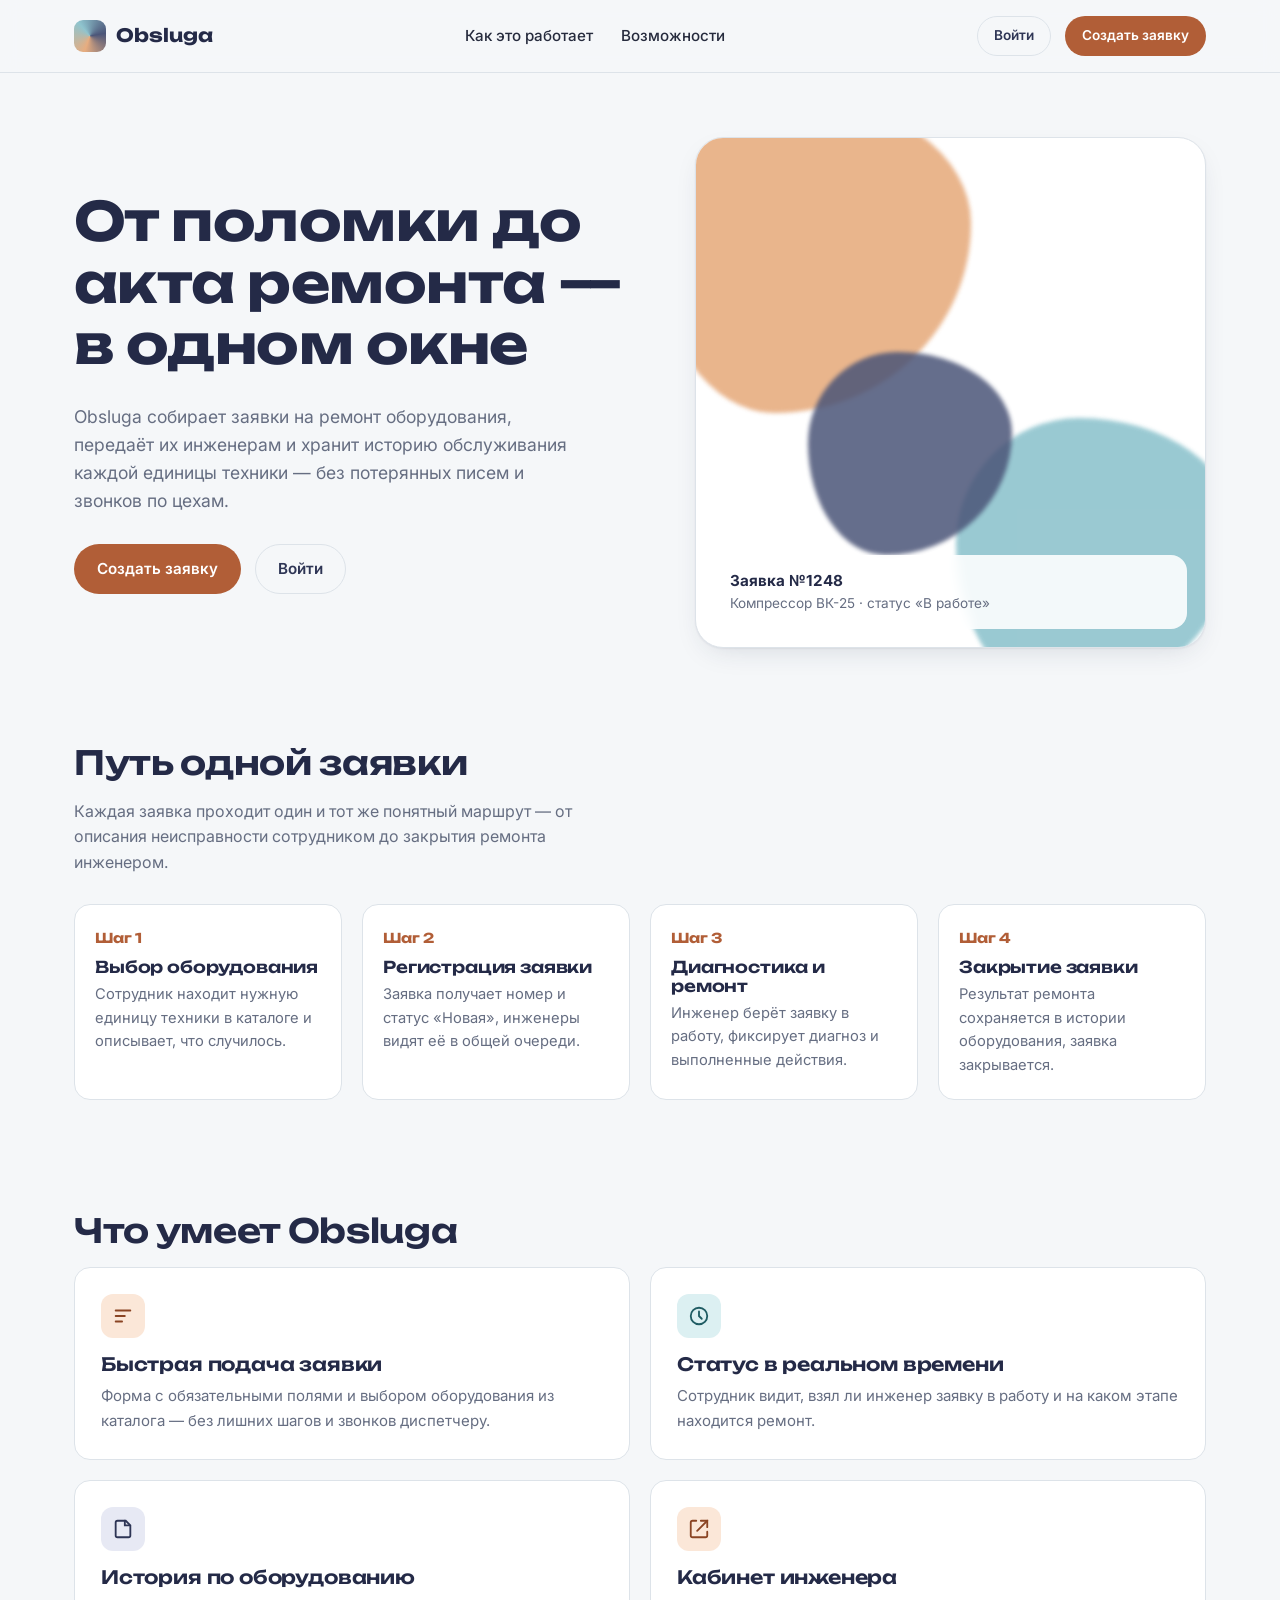
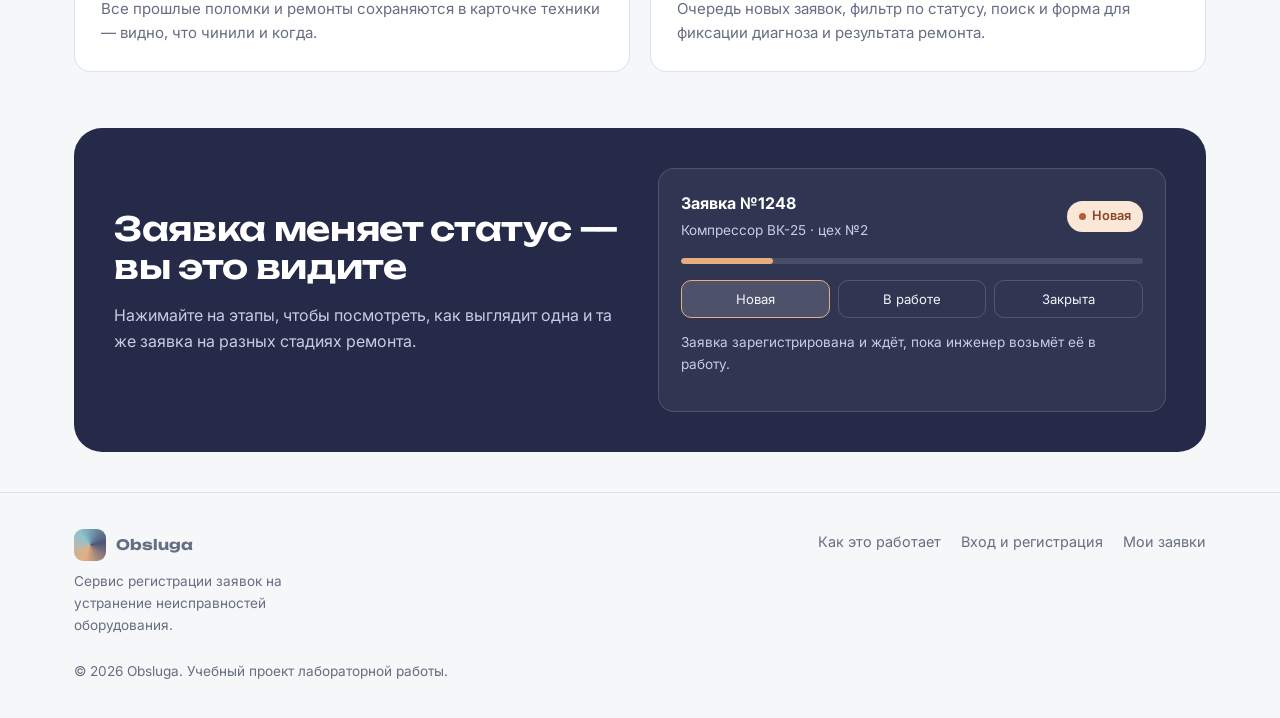
<file: static/index.html>
<!DOCTYPE html>
<html lang="ru">
<head>
<meta charset="UTF-8">
<meta name="viewport" content="width=device-width, initial-scale=1.0">
<title>Obsluga — заявки на ремонт оборудования</title>
<meta name="description" content="Obsluga — сервис регистрации заявок на устранение неисправностей оборудования: от заявки сотрудника до закрытия ремонта инженером.">
<link rel="icon" href="data:image/svg+xml,%3Csvg%20xmlns=%27http://www.w3.org/2000/svg%27%20viewBox=%270%200%2032%2032%27%3E%3Crect%20width=%2732%27%20height=%2732%27%20rx=%278%27%20fill=%27%23B15E37%27/%3E%3Ccircle%20cx=%2716%27%20cy=%2716%27%20r=%276%27%20fill=%27%238FC4CE%27/%3E%3C/svg%3E">
<link rel="preconnect" href="https://fonts.googleapis.com">
<link rel="preconnect" href="https://fonts.gstatic.com" crossorigin>
<link href="https://fonts.googleapis.com/css2?family=Unbounded:wght@600;700&family=Inter:wght@400;500;600;700&display=swap" rel="stylesheet">
<link rel="stylesheet" href="css/styles.css">
</head>
<body>
<a class="skip-link" href="#main">Перейти к основному содержимому</a>

<header class="site-header">
  <div class="container">
    <a class="logo" href="index.html">
      <span class="logo-mark" aria-hidden="true"></span>
      Obsluga
    </a>
    <nav class="main-nav" aria-label="Основная навигация">
      <ul>
        <li><a href="#process">Как это работает</a></li>
        <li><a href="#features">Возможности</a></li>
        </ul>
    </nav>
    <div class="header-actions">
      <a class="btn btn-ghost btn-sm" href="login.html">Войти</a>
      <a class="btn btn-primary btn-sm" href="login.html#register">Создать заявку</a>
    </div>
  </div>
</header>

<main id="main">

  <section class="hero">
    <div class="container">
      <div class="hero-copy">
        <h1>От поломки до акта ремонта — в одном окне</h1>
        <p class="lede">Obsluga собирает заявки на ремонт оборудования, передаёт их инженерам и хранит историю обслуживания каждой единицы техники — без потерянных писем и звонков по цехам.</p>
        <div class="hero-actions">
          <a class="btn btn-primary" href="login.html#register">Создать заявку</a>
          <a class="btn btn-ghost" href="login.html">Войти</a>
        </div>
      </div>
      <div class="hero-visual" aria-hidden="true">
        <div class="blob blob-a"></div>
        <div class="blob blob-b"></div>
        <div class="blob blob-c"></div>
        <div class="hero-visual-label">
          <strong>Заявка №1248</strong>
          Компрессор ВК-25 · статус «В работе»
        </div>
      </div>
    </div>
  </section>

  <section class="process" id="process">
    <div class="container">
      <h2>Путь одной заявки</h2>
      <p style="color:var(--text-muted); max-width:56ch; margin-bottom:28px;">Каждая заявка проходит один и тот же понятный маршрут — от описания неисправности сотрудником до закрытия ремонта инженером.</p>
      <ol class="process-grid" style="list-style:none; padding:0; margin:0;">
        <li class="process-step">
          <span class="step-index">Шаг 1</span>
          <h3>Выбор оборудования</h3>
          <p>Сотрудник находит нужную единицу техники в каталоге и описывает, что случилось.</p>
        </li>
        <li class="process-step">
          <span class="step-index">Шаг 2</span>
          <h3>Регистрация заявки</h3>
          <p>Заявка получает номер и статус «Новая», инженеры видят её в общей очереди.</p>
        </li>
        <li class="process-step">
          <span class="step-index">Шаг 3</span>
          <h3>Диагностика и ремонт</h3>
          <p>Инженер берёт заявку в работу, фиксирует диагноз и выполненные действия.</p>
        </li>
        <li class="process-step">
          <span class="step-index">Шаг 4</span>
          <h3>Закрытие заявки</h3>
          <p>Результат ремонта сохраняется в истории оборудования, заявка закрывается.</p>
        </li>
      </ol>
    </div>
  </section>

  <section class="features" id="features">
    <div class="container">
      <h2>Что умеет Obsluga</h2>
      <div class="feature-grid">
        <article class="feature-card">
          <div class="feature-icon" aria-hidden="true">
            <svg viewBox="0 0 24 24" fill="none" stroke="currentColor" stroke-width="2" stroke-linecap="round"><path d="M4 6h16M4 12h10M4 18h7"/></svg>
          </div>
          <h3>Быстрая подача заявки</h3>
          <p>Форма с обязательными полями и выбором оборудования из каталога — без лишних шагов и звонков диспетчеру.</p>
        </article>
        <article class="feature-card">
          <div class="feature-icon" aria-hidden="true">
            <svg viewBox="0 0 24 24" fill="none" stroke="currentColor" stroke-width="2" stroke-linecap="round"><circle cx="12" cy="12" r="9"/><path d="M12 7v5l3 3"/></svg>
          </div>
          <h3>Статус в реальном времени</h3>
          <p>Сотрудник видит, взял ли инженер заявку в работу и на каком этапе находится ремонт.</p>
        </article>
        <article class="feature-card">
          <div class="feature-icon" aria-hidden="true">
            <svg viewBox="0 0 24 24" fill="none" stroke="currentColor" stroke-width="2" stroke-linecap="round"><path d="M4 19V5a2 2 0 0 1 2-2h9l5 5v11a2 2 0 0 1-2 2H6a2 2 0 0 1-2-2Z"/><path d="M14 3v5h5"/></svg>
          </div>
          <h3>История по оборудованию</h3>
          <p>Все прошлые поломки и ремонты сохраняются в карточке техники — видно, что чинили и когда.</p>
        </article>
        <article class="feature-card">
          <div class="feature-icon" aria-hidden="true">
            <svg viewBox="0 0 24 24" fill="none" stroke="currentColor" stroke-width="2" stroke-linecap="round"><path d="M9 3H5a2 2 0 0 0-2 2v14a2 2 0 0 0 2 2h14a2 2 0 0 0 2-2v-4"/><path d="M14 3h7v7"/><path d="M10 14 21 3"/></svg>
          </div>
          <h3>Кабинет инженера</h3>
          <p>Очередь новых заявок, фильтр по статусу, поиск и форма для фиксации диагноза и результата ремонта.</p>
        </article>
      </div>
    </div>
  </section>

  <section class="status-demo-wrap">
    <div class="container">
      <div class="status-demo">
        <div>
          <h2>Заявка меняет статус — вы это видите</h2>
          <p>Нажимайте на этапы, чтобы посмотреть, как выглядит одна и та же заявка на разных стадиях ремонта.</p>
        </div>
        <div class="demo-ticket">
          <div class="demo-ticket-head">
            <div>
              <strong style="display:block; color:#fff;">Заявка №1248</strong>
              <span>Компрессор ВК-25 · цех №2</span>
            </div>
            <span class="badge badge-new" id="demoBadge">Новая</span>
          </div>
          <div class="demo-progress"><div class="demo-progress-bar" id="demoProgress"></div></div>
          <div class="demo-steps" role="group" aria-label="Демонстрация статусов заявки">
            <button type="button" data-status="new" aria-pressed="true">Новая</button>
            <button type="button" data-status="progress" aria-pressed="false">В работе</button>
            <button type="button" data-status="closed" aria-pressed="false">Закрыта</button>
          </div>
          <p class="demo-note" id="demoNote" aria-live="polite">Заявка зарегистрирована и ждёт, пока инженер возьмёт её в работу.</p>
        </div>
      </div>
    </div>
  </section>

</main>

<footer class="site-footer">
  <div class="container footer-grid">
    <div>
      <a class="logo" href="index.html">
        <span class="logo-mark" aria-hidden="true"></span>
        Obsluga
      </a>
      <p class="footer-note" style="margin-top:10px; max-width:32ch;">Сервис регистрации заявок на устранение неисправностей оборудования.</p>
    </div>
    <nav aria-label="Ссылки в подвале">
      <ul>
        <li><a href="index.html#process">Как это работает</a></li>
        <li><a href="login.html">Вход и регистрация</a></li>
        <li><a href="tickets.html">Мои заявки</a></li>
      </ul>
    </nav>
  </div>
  <div class="container">
    <p class="footer-note" style="margin-top:24px;">© 2026 Obsluga. Учебный проект лабораторной работы.</p>
  </div>
</footer>

<script src="js/app.js"></script>
</body>
</html>
</file>
<file: static/css/styles.css>
/* ==========================================================================
   Obsluga — design system
   Palette derived from three pastel corners of a colour triad:
   peach (warm / action), teal (informational), indigo (structural / brand)
   ========================================================================== */

:root{
  /* --- brand triad -------------------------------------------------- */
  --peach-100:#FBE7D8;
  --peach-400:#E7AD80;
  --peach-700:#B15E37;
  --peach-800:#8A4423;

  --teal-100:#DCF0F2;
  --teal-400:#8FC4CE;
  --teal-700:#2F7883;
  --teal-800:#1F5C63;

  --indigo-100:#E7E9F4;
  --indigo-300:#C7CBE4;
  --indigo-600:#4B5578;
  --indigo-700:#3B4463;
  --indigo-800:#2E3555;
  --indigo-900:#242A47;

  /* --- neutrals -------------------------------------------------------- */
  --bg:#F5F7F9;
  --surface:#FFFFFF;
  --surface-alt:#EEF1F5;
  --border:#DDE3E9;
  --text:#262B3D;
  --text-muted:#666E82;
  --text-on-dark:#F3F4F9;

  /* --- type -------------------------------------------------------------- */
  --font-display:"Unbounded", "Segoe UI", sans-serif;
  --font-body:"Inter", "Segoe UI", sans-serif;

  /* --- shape / motion --------------------------------------------------- */
  --radius-s:10px;
  --radius-m:16px;
  --radius-l:28px;
  --shadow-card:0 1px 2px rgba(36,42,71,.06), 0 10px 30px -12px rgba(36,42,71,.18);
  --ease:cubic-bezier(.22,.9,.35,1);
}

*,*::before,*::after{ box-sizing:border-box; }
html{ scroll-behavior:smooth; }
@media (prefers-reduced-motion:reduce){
  html{ scroll-behavior:auto; }
  *,*::before,*::after{ animation-duration:.001ms !important; animation-iteration-count:1 !important; transition-duration:.001ms !important; }
}

body{
  margin:0;
  background:var(--bg);
  color:var(--text);
  font-family:var(--font-body);
  font-size:16px;
  line-height:1.6;
  -webkit-font-smoothing:antialiased;
}

h1,h2,h3{
  font-family:var(--font-display);
  color:var(--indigo-900);
  line-height:1.15;
  margin:0 0 .5em;
  letter-spacing:-.01em;
}
h1{ font-weight:700; font-size:clamp(2.1rem,4.2vw,3.4rem); }
h2{ font-weight:600; font-size:clamp(1.6rem,2.6vw,2.15rem); }
h3{ font-weight:600; font-size:1.15rem; }
p{ margin:0 0 1em; color:var(--text); }
a{ color:var(--indigo-700); }
img,svg{ max-width:100%; display:block; }

.container{
  width:100%;
  max-width:1180px;
  margin-inline:auto;
  padding-inline:24px;
}

/* --- screen-reader-only text --------------------------------------------- */
.visually-hidden{
  position:absolute; width:1px; height:1px; padding:0; margin:-1px;
  overflow:hidden; clip:rect(0,0,0,0); white-space:nowrap; border:0;
}

/* --- skip link --------------------------------------------------------- */
.skip-link{
  position:absolute;
  left:16px; top:-60px;
  background:var(--indigo-900);
  color:#fff;
  padding:10px 18px;
  border-radius:var(--radius-s);
  z-index:1000;
  transition:top .2s var(--ease);
}
.skip-link:focus{ top:16px; }

/* --- focus visibility ---------------------------------------------------- */
a:focus-visible,
button:focus-visible,
input:focus-visible,
select:focus-visible,
textarea:focus-visible,
[tabindex]:focus-visible{
  outline:3px solid var(--peach-700);
  outline-offset:2px;
  border-radius:4px;
}

/* ==========================================================================
   Site header / nav
   ========================================================================== */
.site-header{
  position:sticky; top:0; z-index:50;
  background:rgba(245,247,249,.85);
  backdrop-filter:blur(10px);
  border-bottom:1px solid var(--border);
}
.site-header .container{
  display:flex; align-items:center; justify-content:space-between;
  padding-block:16px;
}
.logo{
  display:flex; align-items:center; gap:10px;
  font-family:var(--font-display); font-weight:700; font-size:1.15rem;
  color:var(--indigo-900); text-decoration:none;
}
.logo-mark{
  width:32px; height:32px; border-radius:9px;
  background:conic-gradient(from 200deg, var(--peach-400), var(--teal-400), var(--indigo-600), var(--peach-400));
}
.main-nav ul{
  display:flex; gap:28px; list-style:none; margin:0; padding:0;
}
.main-nav a{
  text-decoration:none; color:var(--text); font-weight:500; font-size:.95rem;
  padding-block:6px; border-bottom:2px solid transparent;
  transition:border-color .2s var(--ease), color .2s var(--ease);
}
.main-nav a:hover,
.main-nav a:focus-visible{ color:var(--indigo-800); border-color:var(--peach-700); }
.header-actions{ display:flex; align-items:center; gap:14px; }
.nav-toggle{ display:none; }

/* ==========================================================================
   Buttons
   ========================================================================== */
.btn{
  --btn-bg:var(--indigo-800);
  --btn-fg:#fff;
  display:inline-flex; align-items:center; justify-content:center; gap:8px;
  font-family:var(--font-body); font-weight:600; font-size:.95rem;
  padding:12px 22px; border-radius:999px; border:1px solid transparent;
  background:var(--btn-bg); color:var(--btn-fg);
  cursor:pointer; text-decoration:none;
  transition:transform .18s var(--ease), box-shadow .18s var(--ease), background-color .18s var(--ease);
}
.btn:hover{ transform:translateY(-2px); box-shadow:0 10px 24px -10px rgba(46,53,85,.45); }
.btn:active{ transform:translateY(0); }
.btn-primary{ --btn-bg:var(--peach-700); --btn-fg:#fff; }
.btn-primary:hover{ background:var(--peach-800); }
.btn-ghost{
  --btn-bg:transparent; --btn-fg:var(--indigo-800);
  border-color:var(--border);
}
.btn-ghost:hover{ background:var(--surface-alt); box-shadow:none; transform:none; border-color:var(--indigo-300); }
.btn-sm{ padding:8px 16px; font-size:.85rem; }
.btn-block{ width:100%; }
.btn[disabled]{ opacity:.55; cursor:not-allowed; transform:none; box-shadow:none; }

/* ==========================================================================
   Hero
   ========================================================================== */
.hero{ padding-block:64px 40px; }
.hero .container{
  display:grid; grid-template-columns:1.05fr .95fr; gap:56px; align-items:center;
}
.hero-copy p.lede{ font-size:1.1rem; color:var(--text-muted); max-width:46ch; }
.hero-actions{ display:flex; gap:14px; flex-wrap:wrap; margin-top:28px; }

.hero-visual{
  position:relative; aspect-ratio:1/1; border-radius:var(--radius-l);
  background:var(--surface); border:1px solid var(--border); overflow:hidden;
  box-shadow:var(--shadow-card);
}
.blob{
  position:absolute; border-radius:44% 56% 62% 38%/45% 40% 60% 55%;
  filter:blur(2px); opacity:.9;
  animation:float 12s ease-in-out infinite;
}
.blob-a{ width:62%; height:62%; top:-8%; left:-8%; background:var(--peach-400); animation-delay:0s; }
.blob-b{ width:55%; height:55%; bottom:-10%; right:-6%; background:var(--teal-400); animation-delay:-4s; }
.blob-c{ width:40%; height:40%; bottom:18%; left:22%; background:var(--indigo-600); opacity:.85; animation-delay:-8s; }
@keyframes float{
  0%,100%{ transform:translate(0,0) scale(1); }
  50%{ transform:translate(3%, -4%) scale(1.05); }
}
.hero-visual-label{
  position:absolute; inset:auto 18px 18px 18px;
  background:rgba(255,255,255,.88); backdrop-filter:blur(6px);
  border-radius:var(--radius-m); padding:14px 16px;
  font-size:.85rem; color:var(--text-muted);
}
.hero-visual-label strong{ display:block; color:var(--indigo-900); font-size:.95rem; }

/* ==========================================================================
   Process (real sequence — numbered)
   ========================================================================== */
.process{ padding-block:56px; }
.process-grid{
  display:grid; grid-template-columns:repeat(4,1fr); gap:20px; counter-reset:step;
}
.process-step{
  background:var(--surface); border:1px solid var(--border); border-radius:var(--radius-m);
  padding:22px 20px; position:relative;
}
.process-step .step-index{
  font-family:var(--font-display); font-weight:700; font-size:.85rem;
  color:var(--peach-700); margin-bottom:10px; display:block;
}
.process-step h3{ margin-bottom:6px; font-size:1.02rem; }
.process-step p{ color:var(--text-muted); font-size:.92rem; margin:0; }

/* ==========================================================================
   Feature cards
   ========================================================================== */
.features{ padding-block:56px; }
.feature-grid{ display:grid; grid-template-columns:repeat(2,1fr); gap:20px; }
.feature-card{
  background:var(--surface); border:1px solid var(--border); border-radius:var(--radius-m);
  padding:26px; transition:transform .2s var(--ease), box-shadow .2s var(--ease), border-color .2s var(--ease);
}
.feature-card:hover{ transform:translateY(-4px); box-shadow:var(--shadow-card); border-color:transparent; }
.feature-icon{
  width:44px; height:44px; border-radius:12px; margin-bottom:16px;
  display:flex; align-items:center; justify-content:center;
}
.feature-icon svg{ width:22px; height:22px; }
.feature-card:nth-of-type(1) .feature-icon{ background:var(--peach-100); color:var(--peach-800); }
.feature-card:nth-of-type(2) .feature-icon{ background:var(--teal-100); color:var(--teal-800); }
.feature-card:nth-of-type(3) .feature-icon{ background:var(--indigo-100); color:var(--indigo-800); }
.feature-card:nth-of-type(4) .feature-icon{ background:var(--peach-100); color:var(--peach-800); }
.feature-card p{ color:var(--text-muted); font-size:.94rem; margin:0; }

/* --- live status demo -------------------------------------------------- */
.status-demo{
  background:var(--indigo-900); border-radius:var(--radius-l); padding:40px;
  color:var(--text-on-dark); display:grid; grid-template-columns:1fr 1fr; gap:36px; align-items:center;
}
.status-demo h2{ color:#fff; }
.status-demo p{ color:var(--indigo-300); }
.demo-ticket{
  background:rgba(255,255,255,.06); border:1px solid rgba(255,255,255,.14);
  border-radius:var(--radius-m); padding:22px;
}
.demo-ticket-head{ display:flex; justify-content:space-between; align-items:center; margin-bottom:14px; }
.demo-ticket-head div span{ color:var(--indigo-300); font-size:.85rem; }
.demo-progress{ height:6px; border-radius:999px; background:rgba(255,255,255,.12); overflow:hidden; margin:16px 0; }
.demo-progress-bar{ height:100%; border-radius:999px; background:var(--peach-400); width:20%; transition:width .4s var(--ease), background-color .4s var(--ease); }
.demo-steps{ display:flex; gap:8px; }
.demo-steps button{
  flex:1; padding:10px 8px; border-radius:10px; border:1px solid rgba(255,255,255,.16);
  background:transparent; color:var(--text-on-dark); font-family:var(--font-body); font-size:.82rem; cursor:pointer;
  transition:background-color .2s var(--ease), border-color .2s var(--ease);
}
.demo-steps button[aria-pressed="true"]{ background:rgba(255,255,255,.14); border-color:var(--peach-400); }
.demo-note{ margin-top:14px; font-size:.85rem; color:var(--indigo-300); min-height:1.4em; }

/* ==========================================================================
   Badges (shared with admin panel)
   ========================================================================== */
.badge{
  display:inline-flex; align-items:center; gap:6px;
  font-size:.8rem; font-weight:600; padding:5px 12px; border-radius:999px;
  white-space:nowrap;
}
.badge::before{ content:""; width:7px; height:7px; border-radius:50%; }
.badge-new{ background:var(--peach-100); color:var(--peach-800); }
.badge-new::before{ background:var(--peach-700); }
.badge-progress{ background:var(--teal-100); color:var(--teal-800); }
.badge-progress::before{ background:var(--teal-700); }
.badge-closed{ background:var(--indigo-100); color:var(--indigo-800); }
.badge-closed::before{ background:var(--indigo-600); }

/* ==========================================================================
   Footer
   ========================================================================== */
.site-footer{ border-top:1px solid var(--border); margin-top:40px; padding-block:36px; }
.footer-grid{ display:flex; justify-content:space-between; gap:24px; flex-wrap:wrap; }
.footer-grid nav ul{ list-style:none; margin:0; padding:0; display:flex; gap:20px; flex-wrap:wrap; }
.footer-grid a{ color:var(--text-muted); text-decoration:none; font-size:.9rem; }
.footer-grid a:hover{ color:var(--indigo-800); }
.footer-note{ color:var(--text-muted); font-size:.85rem; margin:0; }

/* ==========================================================================
   Forms (shared: login + admin dialogs)
   ========================================================================== */
fieldset{ border:none; margin:0; padding:0; }
legend{ font-family:var(--font-display); font-weight:600; font-size:1rem; color:var(--indigo-900); padding:0; margin-bottom:14px; }
.field{ margin-bottom:18px; }
.field label{ display:block; font-size:.88rem; font-weight:600; color:var(--indigo-900); margin-bottom:6px; }
.field .hint{ display:block; font-size:.78rem; color:var(--text-muted); margin-top:5px; }
.input,
select.input,
textarea.input{
  width:100%; font-family:var(--font-body); font-size:.96rem; color:var(--text);
  padding:11px 14px; border:1px solid var(--border); border-radius:var(--radius-s);
  background:var(--surface);
  transition:border-color .18s var(--ease), box-shadow .18s var(--ease);
}
.input:hover{ border-color:var(--indigo-300); }
.input:focus{ border-color:var(--indigo-600); box-shadow:0 0 0 4px var(--indigo-100); outline:none; }
textarea.input{ resize:vertical; min-height:90px; }
.password-field{ position:relative; }
.password-field .input{ padding-right:44px; }
.password-toggle{
  position:absolute; right:6px; top:50%; transform:translateY(-50%);
  background:none; border:none; cursor:pointer; padding:8px; color:var(--text-muted); border-radius:8px;
}
.password-toggle:hover{ color:var(--indigo-800); }
.checkbox-field{ display:flex; align-items:center; gap:8px; }
.checkbox-field input{ width:16px; height:16px; accent-color:var(--indigo-700); }
.checkbox-field label{ margin:0; font-size:.9rem; font-weight:500; color:var(--text); }
.form-row{ display:grid; grid-template-columns:1fr 1fr; gap:16px; }

/* ==========================================================================
   Auth page layout
   ========================================================================== */
.auth-shell{ min-height:100vh; display:grid; grid-template-columns:1fr 1fr; }
.auth-visual{
  position:relative; overflow:hidden;
  background:linear-gradient(160deg, var(--indigo-900), var(--indigo-700));
  color:#fff; padding:56px; display:flex; flex-direction:column; justify-content:space-between;
}
.auth-visual .blob{ opacity:.55; }
.auth-visual-copy{ position:relative; z-index:1; max-width:34ch; }
.auth-visual-copy p{ color:var(--indigo-300); }
.auth-visual .logo{ color:#fff; position:relative; z-index:1; }
.auth-form-side{ display:flex; align-items:center; justify-content:center; padding:40px 24px; }
.auth-card{ width:100%; max-width:420px; }
.auth-tabs{ display:flex; gap:4px; background:var(--surface-alt); border-radius:999px; padding:4px; margin-bottom:28px; }
.auth-tabs [role="tab"]{
  flex:1; border:none; background:none; padding:10px; border-radius:999px; cursor:pointer;
  font-family:var(--font-body); font-weight:600; font-size:.9rem; color:var(--text-muted);
  transition:background-color .2s var(--ease), color .2s var(--ease);
}
.auth-tabs [role="tab"][aria-selected="true"]{ background:var(--surface); color:var(--indigo-900); box-shadow:var(--shadow-card); }
[role="tabpanel"][hidden]{ display:none; }
.auth-foot-link{ text-align:center; font-size:.88rem; color:var(--text-muted); margin-top:18px; }
.form-message{
  border-radius:var(--radius-s); padding:12px 14px; font-size:.88rem; margin-bottom:18px;
  background:var(--teal-100); color:var(--teal-800); display:none;
}
.form-message.is-visible{ display:block; }

/* ==========================================================================
   Admin shell
   ========================================================================== */
.admin-shell{ display:grid; grid-template-columns:250px 1fr; min-height:100vh; }
.admin-sidebar{
  background:var(--indigo-900); color:var(--text-on-dark);
  display:flex; flex-direction:column; padding:22px 16px;
}
.admin-sidebar .logo{ color:#fff; padding:6px 8px 26px; }
.admin-nav{ list-style:none; margin:0; padding:0; flex:1; }
.admin-nav a{
  display:flex; align-items:center; gap:10px; text-decoration:none; color:var(--indigo-300);
  font-size:.92rem; font-weight:500; padding:11px 12px; border-radius:10px; margin-bottom:2px;
  transition:background-color .18s var(--ease), color .18s var(--ease);
}
.admin-nav a:hover{ background:rgba(255,255,255,.06); color:#fff; }
.admin-nav a[aria-current="page"]{ background:var(--peach-700); color:#fff; }
.admin-nav svg{ width:18px; height:18px; flex-shrink:0; }
.admin-user{
  display:flex; align-items:center; gap:10px; padding:12px; border-top:1px solid rgba(255,255,255,.1);
}
.admin-user-avatar{
  width:36px; height:36px; border-radius:50%;
  background:conic-gradient(from 120deg, var(--teal-400), var(--peach-400));
  flex-shrink:0;
}
.admin-user-meta{ line-height:1.3; flex:1; min-width:0; }
.admin-user-meta strong{ display:block; font-size:.88rem; color:#fff; }
.admin-user-meta span{ font-size:.78rem; color:var(--indigo-300); }
.admin-user a{ color:var(--indigo-300); font-size:.8rem; }

.admin-main{ padding:28px 32px 48px; }
.admin-topbar{
  display:flex; align-items:center; justify-content:space-between; gap:20px; margin-bottom:22px; flex-wrap:wrap;
}
.admin-topbar h1{ margin:0; font-size:1.6rem; }
.admin-search{ position:relative; max-width:320px; flex:1; min-width:200px; }
.admin-search input{ padding-left:38px; }
.admin-search svg{ position:absolute; left:12px; top:50%; transform:translateY(-50%); width:16px; height:16px; color:var(--text-muted); }

.filter-tabs{ display:flex; gap:8px; margin-bottom:20px; flex-wrap:wrap; }
.filter-tabs button{
  border:1px solid var(--border); background:var(--surface); border-radius:999px;
  padding:8px 16px; font-size:.86rem; font-weight:600; color:var(--text-muted); cursor:pointer;
  transition:all .18s var(--ease);
}
.filter-tabs button:hover{ border-color:var(--indigo-300); }
.filter-tabs button[aria-pressed="true"]{ background:var(--indigo-900); border-color:var(--indigo-900); color:#fff; }

.ticket-table-wrap{
  background:var(--surface); border:1px solid var(--border); border-radius:var(--radius-m); overflow-x:auto;
}
table.ticket-table{ width:100%; border-collapse:collapse; }
.ticket-table caption{ text-align:left; padding:16px 20px 0; font-size:.85rem; color:var(--text-muted); }
.ticket-table th,
.ticket-table td{ padding:14px 14px; text-align:left; font-size:.9rem; border-bottom:1px solid var(--border); }
.ticket-table th{ font-size:.78rem; color:var(--text-muted); font-weight:600; background:var(--surface-alt); }
.ticket-table tbody tr{ transition:background-color .15s var(--ease); }
.ticket-table tbody tr:hover{ background:var(--surface-alt); }
.ticket-table tbody tr:last-child td{ border-bottom:none; }
.ticket-equipment{ font-weight:600; color:var(--indigo-900); }
.ticket-desc{ color:var(--text-muted); max-width:200px; overflow:hidden; text-overflow:ellipsis; white-space:nowrap; }
.ticket-table .empty-row td{ text-align:center; color:var(--text-muted); padding:36px 20px; }

/* --- dialogs ------------------------------------------------------------ */
dialog{
  border:none; border-radius:var(--radius-l); padding:0; width:min(560px,92vw);
  box-shadow:0 30px 60px -20px rgba(36,42,71,.4);
}
dialog::backdrop{ background:rgba(36,42,71,.45); backdrop-filter:blur(2px); }
.dialog-head{
  display:flex; align-items:center; justify-content:space-between;
  padding:22px 26px; border-bottom:1px solid var(--border);
}
.dialog-head h2{ margin:0; font-size:1.2rem; }
.dialog-close{
  background:var(--surface-alt); border:none; width:32px; height:32px; border-radius:50%;
  cursor:pointer; display:flex; align-items:center; justify-content:center; color:var(--text-muted);
}
.dialog-close:hover{ background:var(--indigo-100); color:var(--indigo-800); }
.dialog-body{ padding:24px 26px; max-height:70vh; overflow-y:auto; }
.dialog-foot{ padding:18px 26px; border-top:1px solid var(--border); display:flex; justify-content:flex-end; gap:10px; }
.ticket-meta{ display:flex; flex-wrap:wrap; gap:8px 20px; margin-bottom:18px; font-size:.86rem; color:var(--text-muted); }
.ticket-meta strong{ color:var(--indigo-900); }

.toast{
  position:fixed; right:24px; bottom:24px; z-index:200;
  background:var(--indigo-900); color:#fff; padding:14px 20px; border-radius:var(--radius-s);
  font-size:.88rem; box-shadow:var(--shadow-card);
  opacity:0; transform:translateY(12px); pointer-events:none;
  transition:opacity .25s var(--ease), transform .25s var(--ease);
}
.toast.is-visible{ opacity:1; transform:translateY(0); }

/* ==========================================================================
   Responsive
   ========================================================================== */
@media (max-width:900px){
  .hero .container{ grid-template-columns:1fr; }
  .hero-visual{ order:-1; aspect-ratio:16/10; }
  .process-grid{ grid-template-columns:repeat(2,1fr); }
  .feature-grid{ grid-template-columns:1fr; }
  .status-demo{ grid-template-columns:1fr; }
  .auth-shell{ grid-template-columns:1fr; }
  .auth-visual{ display:none; }
  .admin-shell{ grid-template-columns:1fr; }
  .admin-sidebar{ position:sticky; top:0; z-index:40; flex-direction:row; align-items:center; padding:12px 16px; }
  .admin-sidebar .logo{ padding:0; flex:1; }
  .admin-nav{ display:none; }
  .admin-user{ border:none; }
}
@media (max-width:700px){
  .main-nav{ display:none; }
  .process-grid{ grid-template-columns:1fr; }
  .form-row{ grid-template-columns:1fr; }
  .ticket-desc{ max-width:140px; }
}

/* ==========================================================================
   Roles: cabinet layout (tickets.html), badges, facts, users table
   ========================================================================== */
.app-header{
  display:flex; align-items:center; justify-content:space-between; gap:16px; flex-wrap:wrap;
  padding:14px 32px; background:var(--surface); border-bottom:1px solid var(--border);
}
.app-user{ display:flex; align-items:center; gap:14px; flex-wrap:wrap; }
.app-user-meta{ line-height:1.3; text-align:right; }
.app-user-meta strong{ display:block; font-size:.9rem; color:var(--indigo-900); }
.app-user-meta span{ font-size:.78rem; color:var(--text-muted); }
.app-main{ max-width:1180px; margin:0 auto; padding:28px 32px 56px; }
.page-lede{ margin:6px 0 0; color:var(--text-muted); font-size:.92rem; max-width:60ch; }
.toolbar{ display:flex; align-items:center; justify-content:space-between; gap:16px; flex-wrap:wrap; margin-bottom:20px; }
.toolbar .filter-tabs{ margin-bottom:0; }
.tab-count{ opacity:.7; font-weight:500; margin-left:2px; }
.badge-role-employee{ background:var(--teal-100); color:var(--teal-800); }
.badge-role-employee::before{ background:var(--teal-700); }
.badge-role-engineer{ background:var(--peach-100); color:var(--peach-800); }
.badge-role-engineer::before{ background:var(--peach-700); }
.badge-role-admin{ background:var(--indigo-100); color:var(--indigo-800); }
.badge-role-admin::before{ background:var(--indigo-600); }
.admin-sidebar .badge{ margin-top:4px; }
.ticket-facts{ display:grid; grid-template-columns:1fr 1fr; gap:14px 20px; margin:0 0 20px; }
.ticket-facts dt{ font-size:.75rem; font-weight:600; color:var(--text-muted); margin-bottom:3px; }
.ticket-facts dd{ margin:0; font-size:.92rem; color:var(--text); overflow-wrap:anywhere; }
.ticket-facts .fact-wide{ grid-column:1 / -1; }
.input[readonly]{ background:var(--surface-alt); }
.input-sm{ padding:7px 10px; font-size:.88rem; width:auto; min-width:140px; }
[hidden]{ display:none !important; }
@media (max-width:900px){
  .admin-nav{ display:flex; gap:4px; flex:0 0 auto; margin-right:8px; }
  .admin-nav a{ margin:0; padding:8px 10px; }
  .admin-nav svg{ display:none; }
  .admin-user-meta{ display:none; }
  .admin-main, .app-main{ padding:20px 16px 40px; }
  .app-header{ padding:12px 16px; }
}
@media (max-width:700px){
  .ticket-facts{ grid-template-columns:1fr; }
  .ticket-table-wrap{ overflow-x:auto; }
  .app-user-meta{ display:none; }
}
.admin-user-meta .badge{ margin-top:4px; font-size:.7rem; padding:2px 8px; }
.admin-user{ flex-wrap:wrap; }
.admin-main{ min-width:0; }
@media (max-width:900px){
  .admin-shell{ grid-template-columns:minmax(0,1fr); grid-template-rows:auto 1fr; }
  .admin-sidebar{ flex-wrap:wrap; gap:8px; }
  .admin-user{ padding:0; }
}
.admin-user-meta .badge{ background:rgba(255,255,255,.14); color:#fff; }
.admin-user-meta .badge::before{ background:var(--peach-400); }
.admin-user > a{ flex-basis:100%; padding-left:46px; }
@media (max-width:900px){ .admin-user > a{ flex-basis:auto; padding-left:0; } }
</file>
